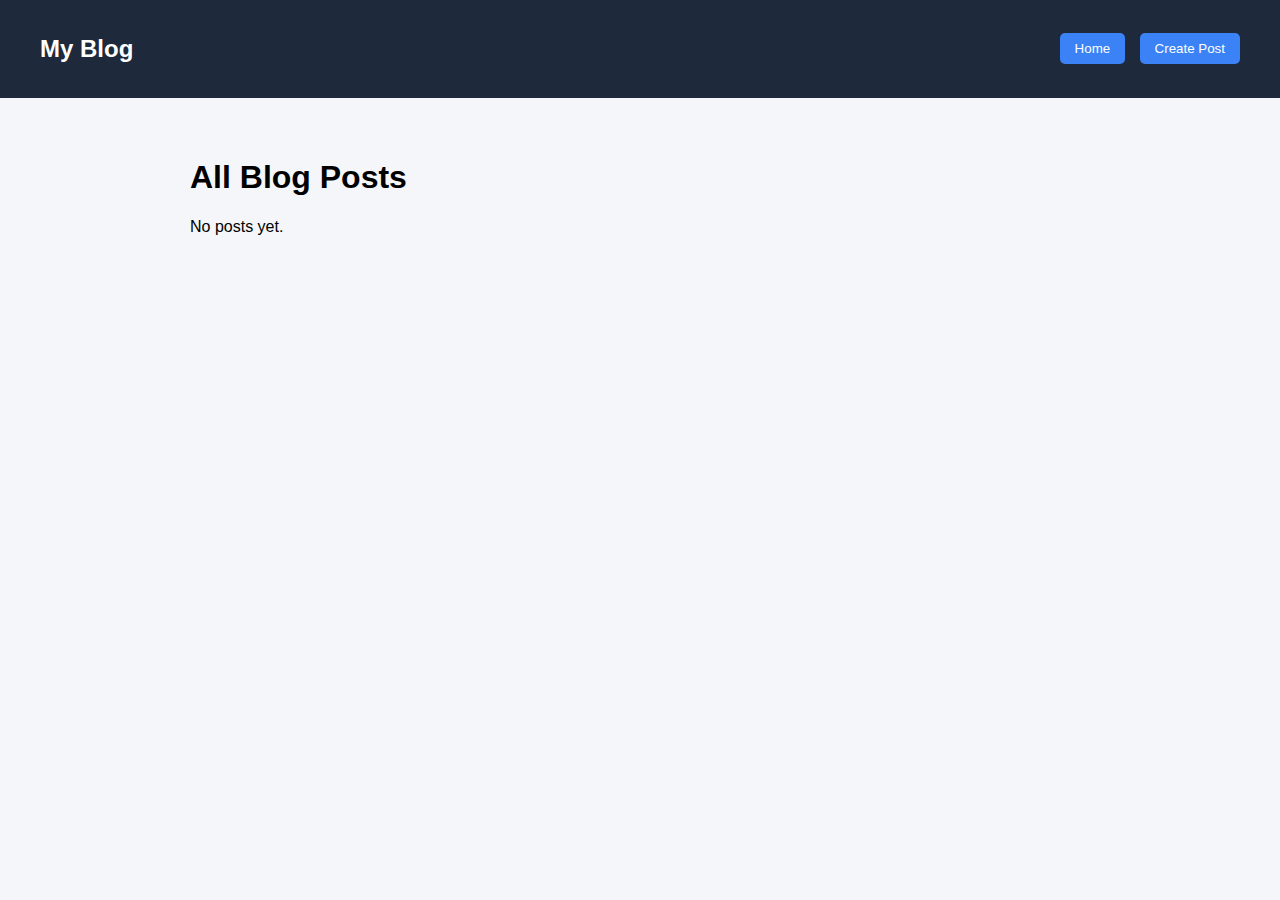
<file: Blog Website/index.html>
<!DOCTYPE html>
<html>
<head>
  <meta charset="UTF-8">
  <title>Blog Website</title>
  <link rel="stylesheet" href="style.css">
</head>
<body>

  <nav>
    <h2>My Blog</h2>
    <div>
      <button onclick="navigate('home')">Home</button>
      <button onclick="navigate('create')">Create Post</button>
    </div>
  </nav>

  <main id="app"></main>

  <script src="script.js"></script>
</body>
</html>
</file>
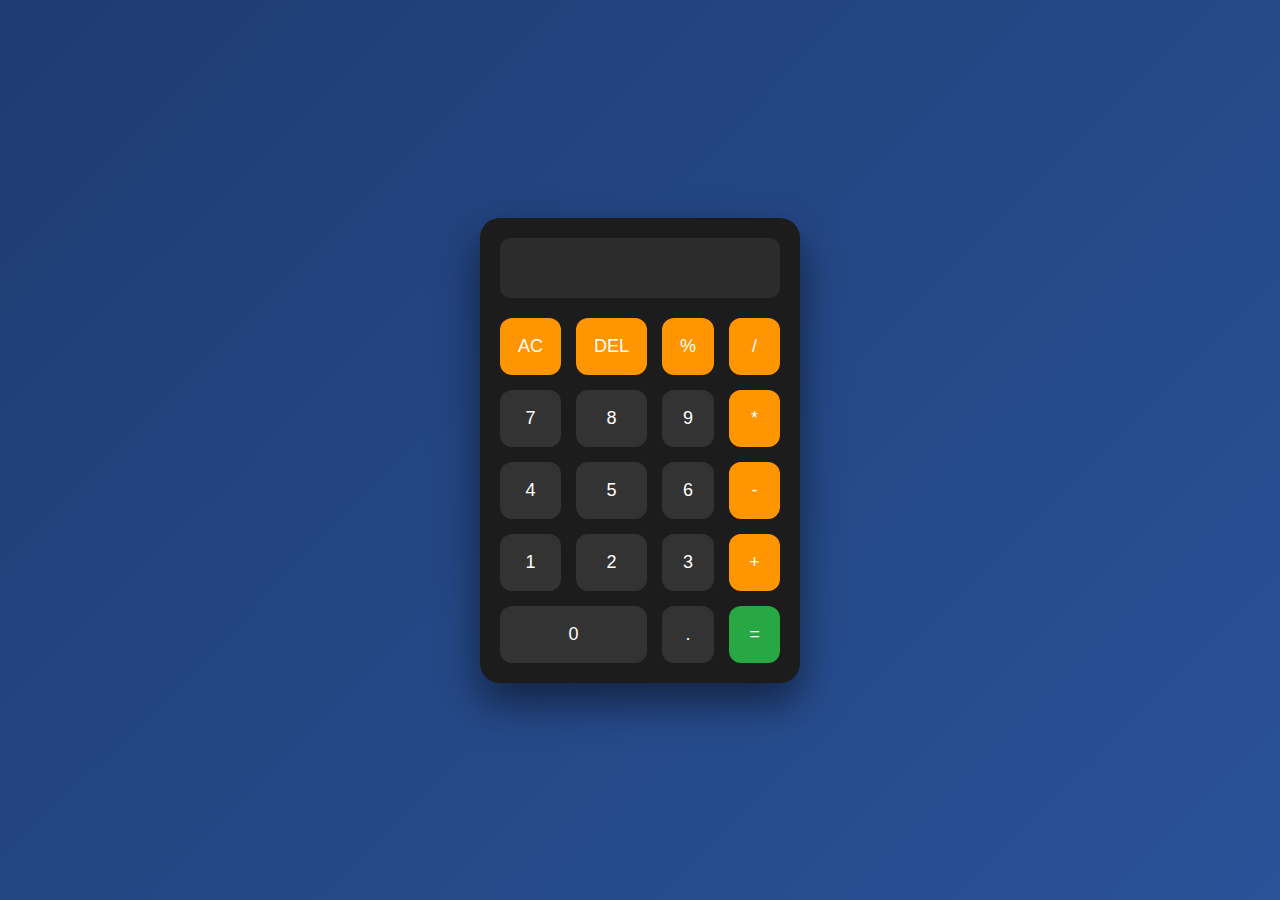
<file: Calculator/index.html>
<!DOCTYPE html>
<html lang="en">
<head>
    <meta charset="UTF-8">
    <title>Advanced Calculator</title>
    <link rel="stylesheet" href="style.css">
</head>
<body>

<div class="calculator">
    <div class="display">
        <input type="text" id="display" readonly>
    </div>

    <div class="buttons">
        <button class="btn operator " id="ac">AC</button>
        <button class="btn operator del" id="del">DEL</button>
        <button class="btn operator">%</button>
        <button class="btn operator">/</button>

        <button class="btn">7</button>
        <button class="btn">8</button>
        <button class="btn">9</button>
        <button class="btn operator">*</button>

        <button class="btn">4</button>
        <button class="btn">5</button>
        <button class="btn">6</button>
        <button class="btn operator">-</button>

        <button class="btn">1</button>
        <button class="btn">2</button>
        <button class="btn">3</button>
        <button class="btn operator">+</button>

        <button class="btn zero">0</button>
        <button class="btn">.</button>
        <button class="btn equal">=</button>
    </div>
</div>
<script src="script.js"></script>
</body>
</html>
</file>
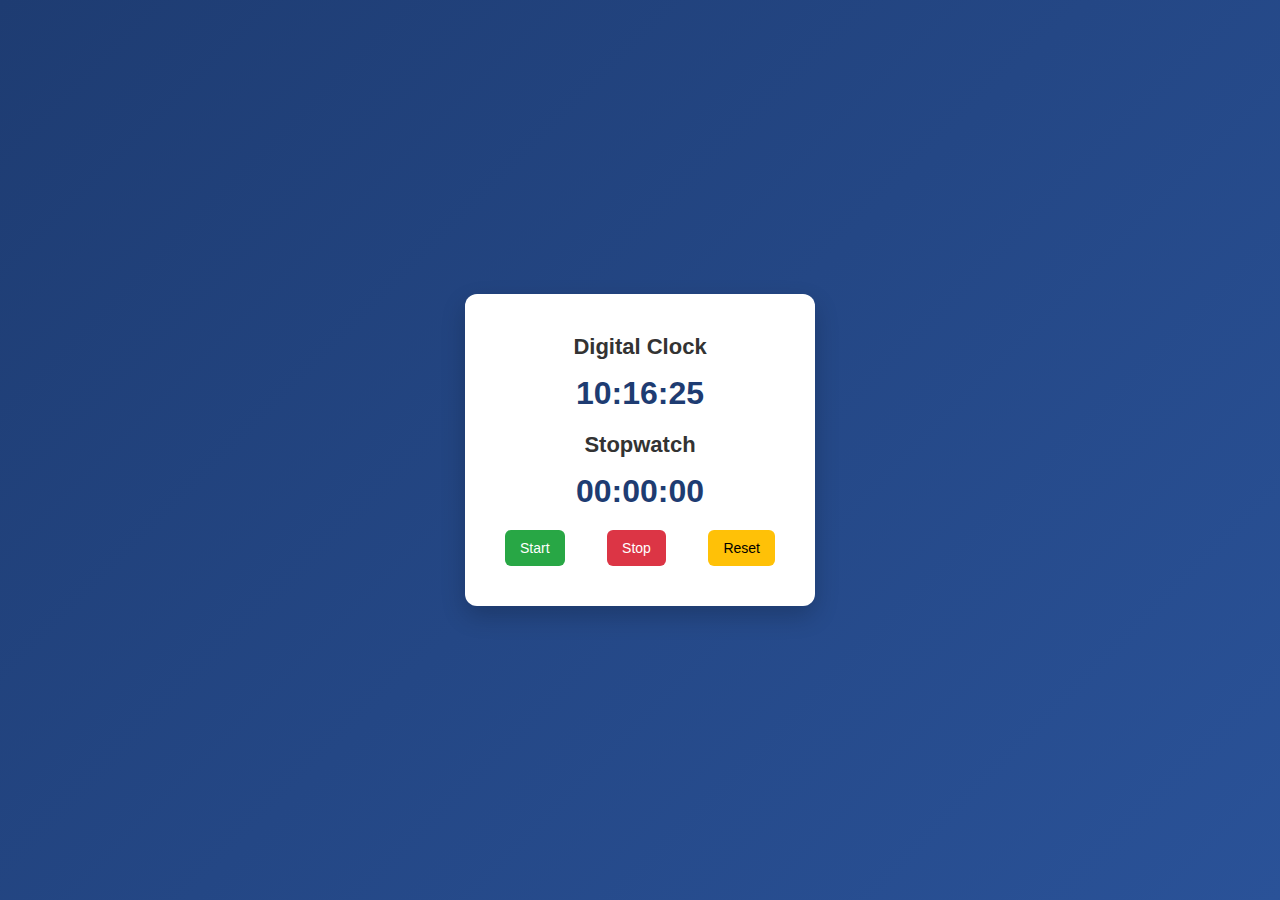
<file: Digital Clock+ StopWatch/index.html>
<!DOCTYPE html>
<html lang="en">
<head>
    <meta charset="UTF-8">
    <title>Digital Clock + Stopwatch</title>
    <link rel="stylesheet" href="styles.css">
</head>
<body>

    <div class="container">
        
        <h1>Digital Clock</h1>
        <div id="clock">00:00:00</div>

        <h1>Stopwatch</h1>
        <div id="stopwatch">00:00:00</div>

        <div class="buttons">
            <button id="startBtn">Start</button>
            <button id="stopBtn">Stop</button>
            <button id="resetBtn">Reset</button>
        </div>

    </div>

    <script src="script.js"></script>
</body>
</html>
</file>
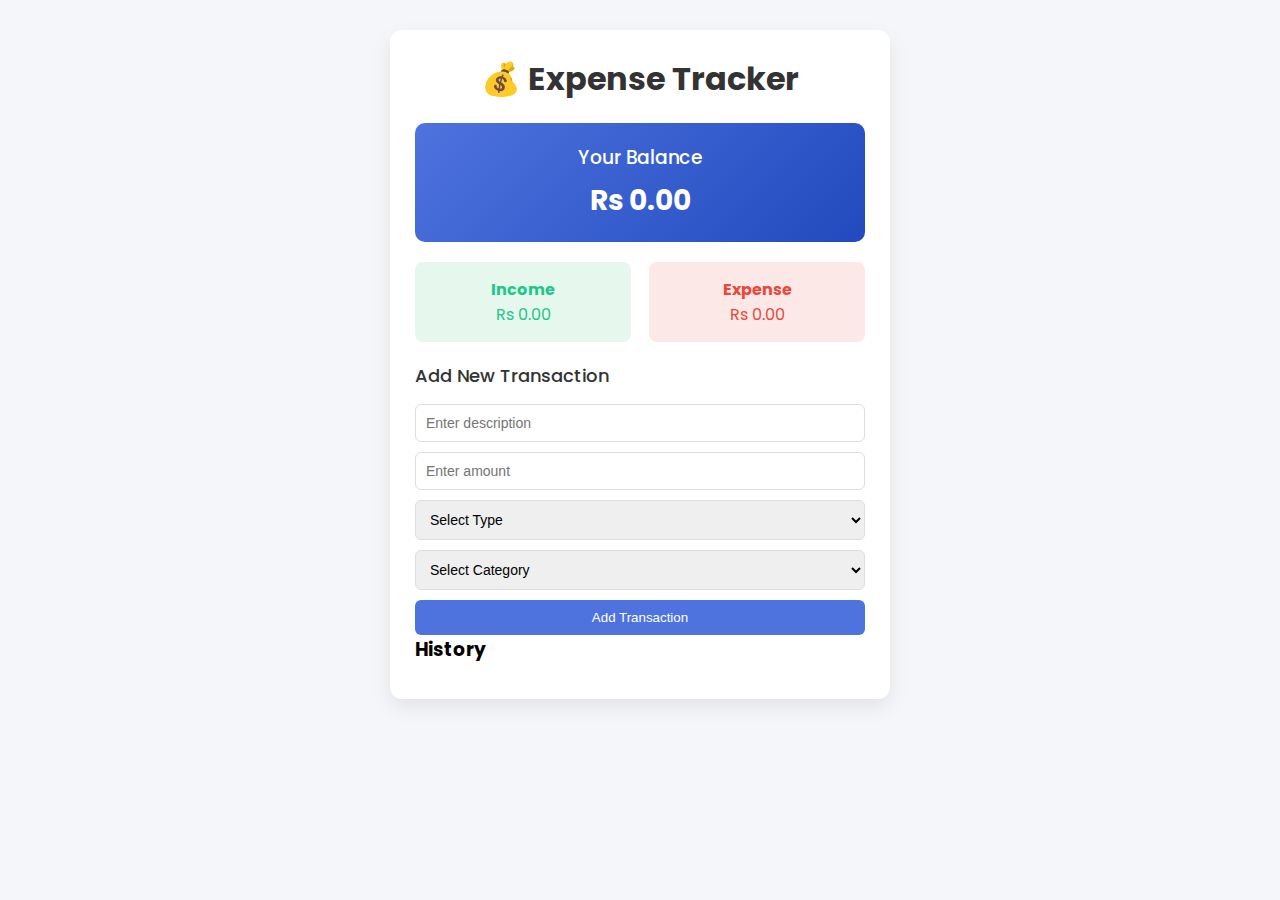
<file: Finance Calculator/index.html>
<!DOCTYPE html>
<html lang="en">
<head>
    <meta charset="UTF-8">
    <title>Expense Tracker</title>
    <meta name="viewport" content="width=device-width, initial-scale=1.0">
    <link rel="stylesheet" href="styles.css">
    <link href="https://fonts.googleapis.com/css2?family=Poppins:wght@400;500;600;700&display=swap" rel="stylesheet">
</head>
<body>

<div class="container">

    <h1>💰 Expense Tracker</h1>

    <!-- Balance Section -->
    <div class="balance-card">
        <h3>Your Balance</h3>
        <h2 id="balance">Rs 0.00</h2>
    </div>

    <!-- Income & Expense -->
    <div class="summary">
        <div class="income">
            <h4>Income</h4>
            <p id="income">Rs 0.00</p>
        </div>
        <div class="expense">
            <h4>Expense</h4>
            <p id="expense">Rs 0.00</p>
        </div>
    </div>

  <form id="transaction-form">
     <p class="form-title">Add New Transaction</p>
    <!-- Description -->
    <input type="text" id="text" placeholder="Enter description" required>

    <!-- Amount -->
    <input type="number" id="amount" placeholder="Enter amount" required>

    <!-- Type Selection -->
    <select id="type" required>
        <option value="">Select Type</option>
        <option value="income">Income</option>
        <option value="expense">Expenditure</option>
    </select>

    <!-- Category Selection -->
    <select id="category" required>
        <option value="">Select Category</option>

        <!-- Income Categories -->
        <option value="Salary">Salary</option>
        <option value="Business">Business</option>
        <option value="Freelance">Freelance</option>

        <!-- Expense Categories -->
        <option value="Food">Food</option>
        <option value="Transport">Transport</option>
        <option value="Shopping">Shopping</option>
        <option value="Bills">Bills</option>
        <option value="Other">Other</option>
    </select>

    <button type="submit">Add Transaction</button>

</form>
    <!-- Transaction List -->
    <div class="transaction-section">
        <h3>History</h3>
        <ul id="transaction-list">
            <!-- Transactions will appear here -->
        </ul>
    </div>

</div>

<script src="script.js"></script>
</body>
</html>
</file>
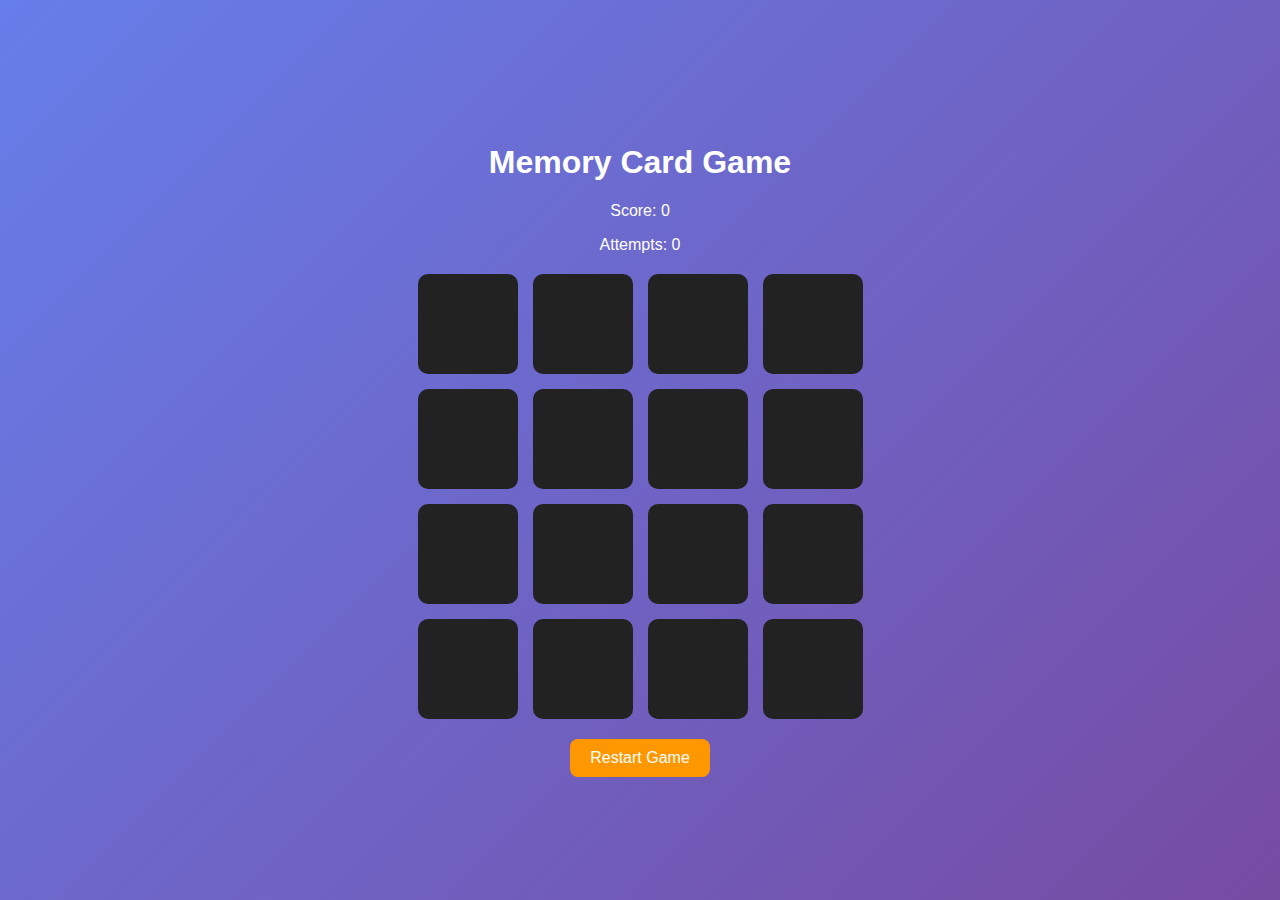
<file: Memory Card Game/index.html>
<!DOCTYPE html>
<html lang="en">
<head>
  <meta charset="UTF-8">
  <title>Memory Card Game</title>
  <link rel="stylesheet" href="style.css">
</head>
<body>

  <div class="container">
    <h1>Memory Card Game</h1>

    <div class="score-board">
      <p>Score: <span id="score">0</span></p>
      <p>Attempts: <span id="attempts">0</span></p>
    </div>

    <div class="game-board" id="gameBoard"></div>

    <button onclick="restartGame()">Restart Game</button>
  </div>

  <script src="script.js"></script>
</body>
</html>
</file>
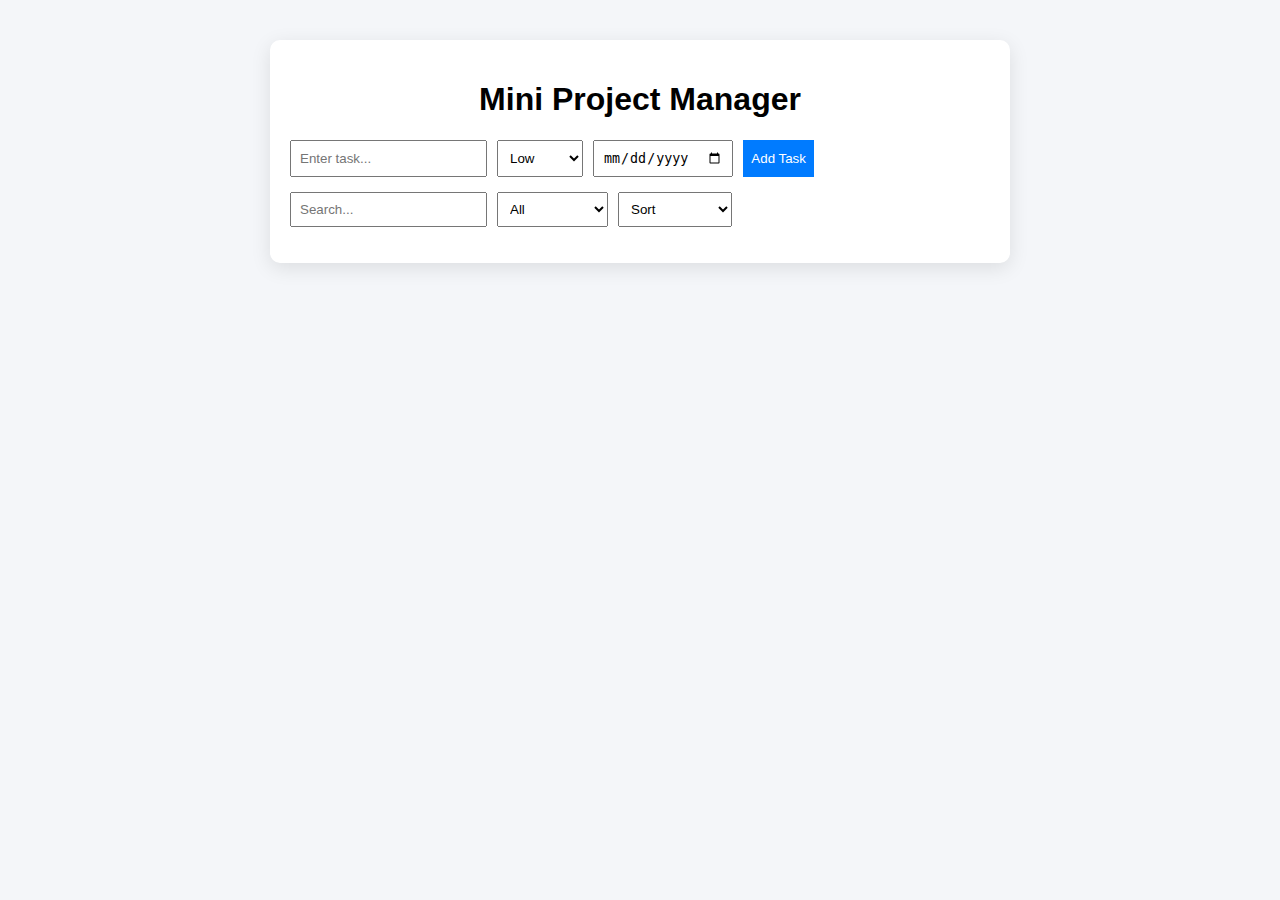
<file: Mini Project Manager/index.html>
<!DOCTYPE html>
<html>
<head>
  <title>Mini Project Management Tool</title>
  <link rel="stylesheet" href="style.css">
</head>
<body>

  <div class="container">
    <h1>Mini Project Manager</h1>

    <div class="controls">
      <input type="text" id="taskInput" placeholder="Enter task...">
      <select id="priority">
        <option value="Low">Low</option>
        <option value="Medium">Medium</option>
        <option value="High">High</option>
      </select>
      <input type="date" id="dueDate">
      <button onclick="addTask()">Add Task</button>
    </div>

    <div class="filters">
      <input type="text" id="search" placeholder="Search..." onkeyup="renderTasks()">

      <select id="filter" onchange="renderTasks()">
        <option value="All">All</option>
        <option value="Completed">Completed</option>
        <option value="Pending">Pending</option>
        <option value="High">High Priority</option>
      </select>

      <select id="sort" onchange="renderTasks()">
        <option value="None">Sort</option>
        <option value="Date">By Due Date</option>
        <option value="Priority">By Priority</option>
      </select>
    </div>

    <ul id="taskList"></ul>
  </div>

<script src="script.js"></script>
</body>
</html>
</file>
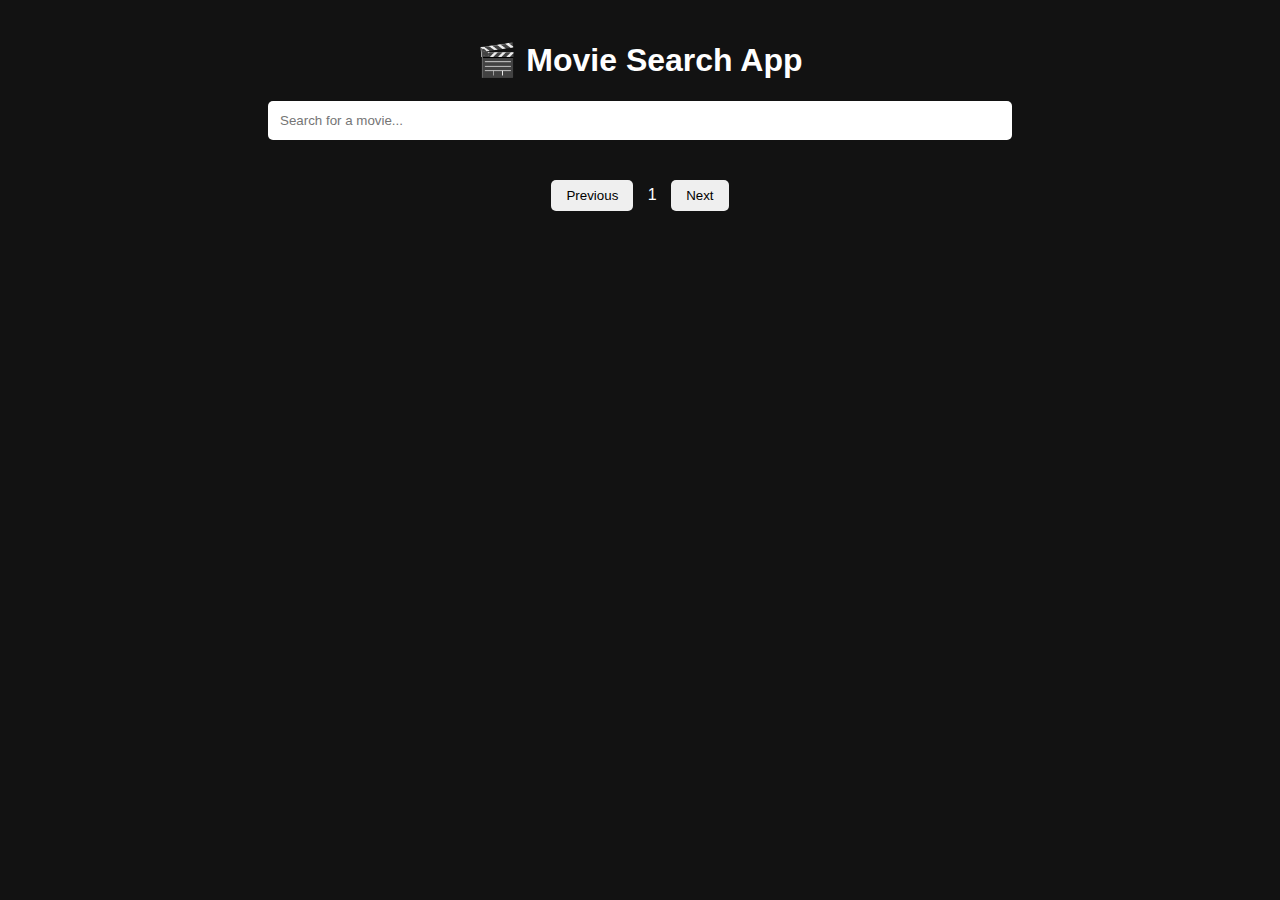
<file: Movie Search App/index.html>
<!DOCTYPE html>
<html>
<head>
  <meta charset="UTF-8">
  <title>Movie Search App</title>
  <link rel="stylesheet" href="style.css">
</head>
<body>

  <div class="container">
    <h1>🎬 Movie Search App</h1>

    <input type="text" id="searchInput" placeholder="Search for a movie...">

    <div id="movies" class="movies-grid"></div>

    <div class="pagination">
      <button id="prevBtn">Previous</button>
      <span id="pageNumber">1</span>
      <button id="nextBtn">Next</button>
    </div>
  </div>

  <script src="script.js"></script>
</body>
</html>
</file>
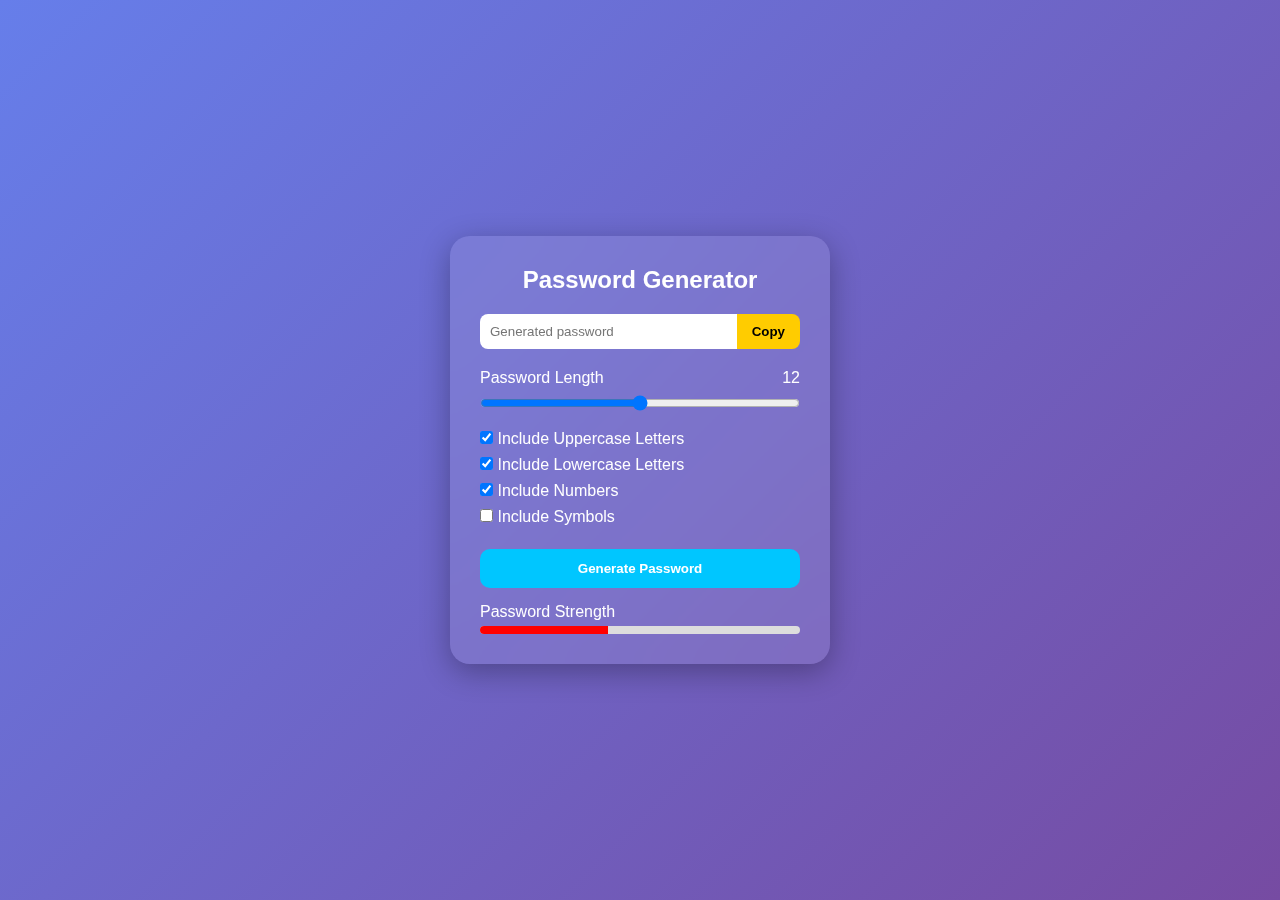
<file: Password Generator Project/index.html>
<!DOCTYPE html>
<html lang="en">
<head>
<meta charset="UTF-8">
<meta name="viewport" content="width=device-width, initial-scale=1.0">
<title>Password Generator UI</title>

<link rel="stylesheet" href="style.css">




</head>
<body>

<div class="container">
  <h2>Password Generator</h2>

  <div class="password-box">
    <input type="text" placeholder="Generated password" readonly id="passwordinput">
    <button id="copy">Copy</button>
  </div>

  <div class="option">
    <label>
      Password Length
      <span id="length">12</span>
    </label>
    <input type="range" min="4" max="20" value="12" id="lengthslider">
  </div>

  <div class="checkboxes">
    <label><input type="checkbox" checked id="uppercase-btn"> Include Uppercase Letters</label>
    <label><input type="checkbox" checked id="lowercase-btn"> Include Lowercase Letters</label>
    <label><input type="checkbox" checked id="numbers-btn"> Include Numbers</label>
    <label><input type="checkbox" id="symbols-btn"> Include Symbols</label>
  </div>

  <button class="generate-btn">Generate Password</button>

  <div class="strength">
    <span>Password Strength</span>
    <div class="strength-bar">
      <div class="strength-fill"></div>
    </div>
  </div>

</div>
<script src="script.js"></script>
</body>
</html>
</file>
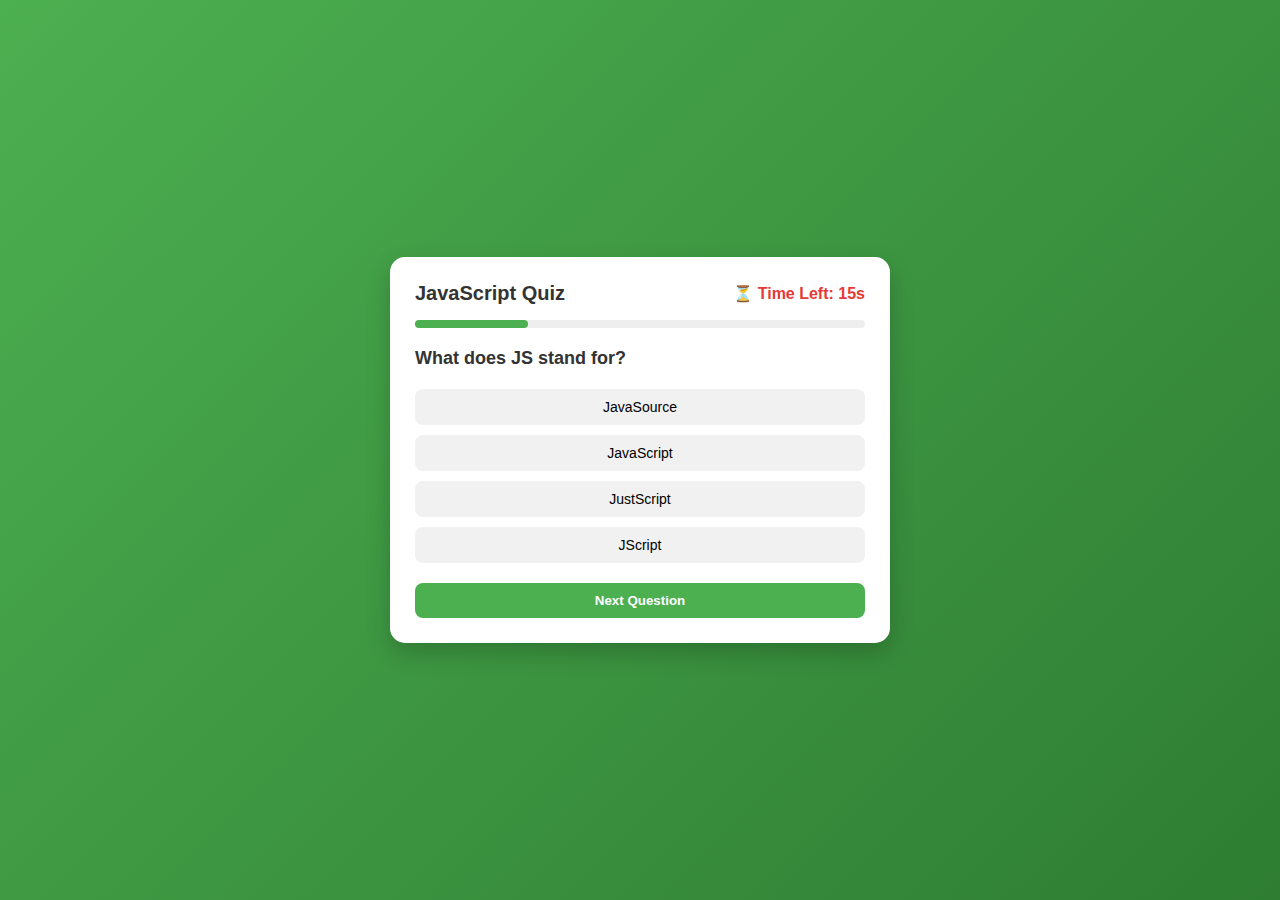
<file: Quiz App/index.html>
<!DOCTYPE html>
<html lang="en">
<head>
    <meta charset="UTF-8">
    <title>Quiz App</title>
    <link rel="stylesheet" href="styles.css">
</head>
<body>

<div class="quiz-container">
    
    <!-- Header -->
    <div class="quiz-header">
        <h2 class="quiz-title">JavaScript Quiz</h2>
        <div class="timer">
            ⏳ Time Left: <span id="time">15</span>s
        </div>
    </div>

    <!-- Progress Bar -->
    <div class="progress-container">
        <div class="progress-bar" id="progress-bar"></div>
    </div>

    <!-- Question -->
    <div class="question-box">
        <h3 id="question">Question text will appear here</h3>
    </div>

    <!-- Options -->
    <div class="options">
        <button class="option-btn">Option 1</button>
        <button class="option-btn">Option 2</button>
        <button class="option-btn">Option 3</button>
        <button class="option-btn">Option 4</button>
    </div>

    <!-- Next Button -->
    <button class="next-btn">Next Question</button>

    <!-- Result Section (Hidden Initially) -->
    <div class="result-box" id="result-box">
        <h2>Your Score: <span id="score">0</span></h2>
        <button class="restart-btn">Restart Quiz</button>
    </div>

</div>
<script src="script.js"></script>
</body>
</html>
</file>
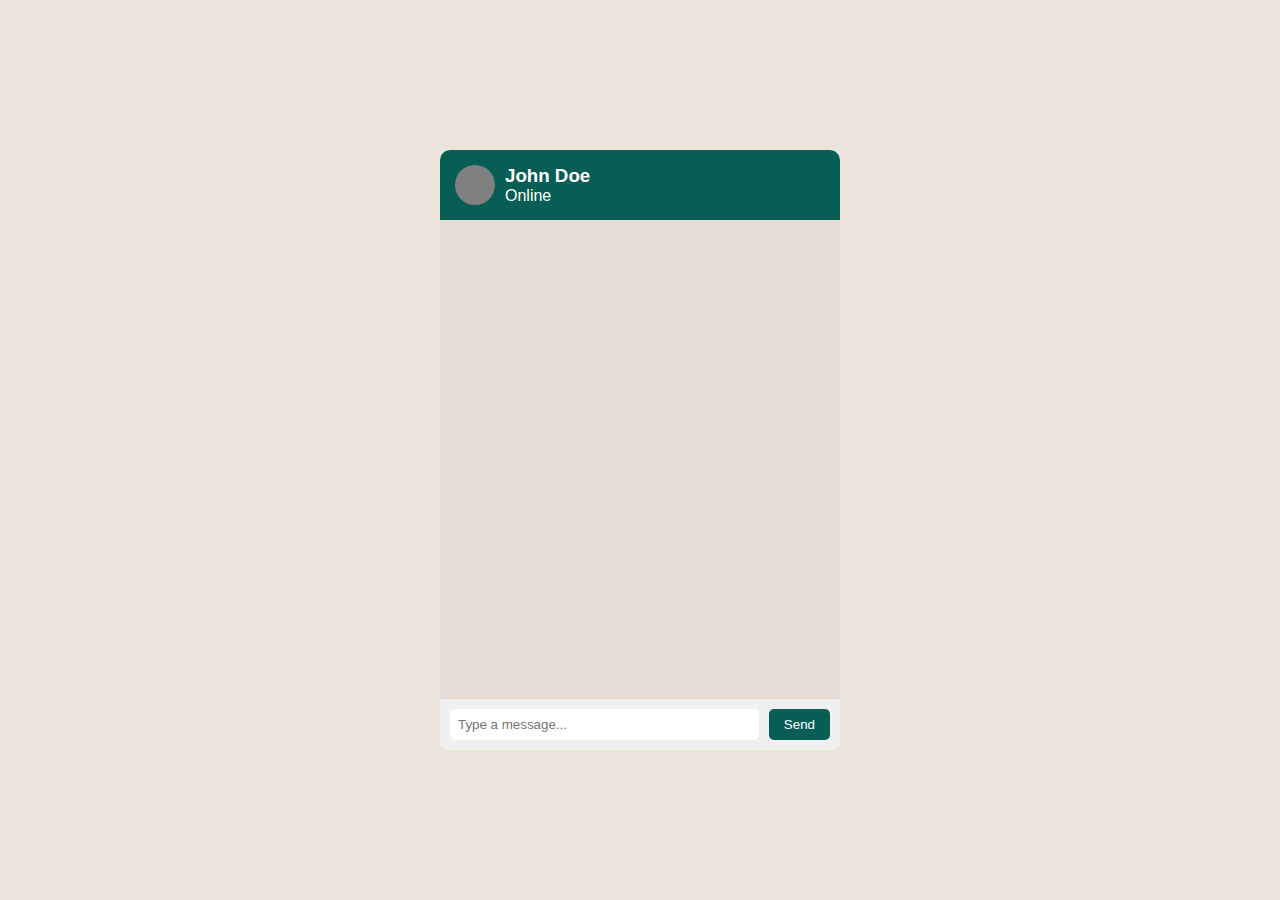
<file: Real-Time Chart UI/index.html>
<!DOCTYPE html>
<html>
<head>
    <title>Real-Time Chat UI</title>
    <link rel="stylesheet" href="style.css">
</head>
<body>

<div class="chat-container">
    
    <div class="chat-header">
        <div class="avatar"></div>
        <div class="user-info">
            <h3>John Doe</h3>
            <p>Online</p>
        </div>
    </div>

    <div class="chat-messages" id="chatMessages"></div>

    <div class="chat-input">
        <input type="text" id="messageInput" placeholder="Type a message...">
        <button onclick="sendMessage()">Send</button>
    </div>

</div>

<script src="script.js"></script>
</body>
</html>
</file>
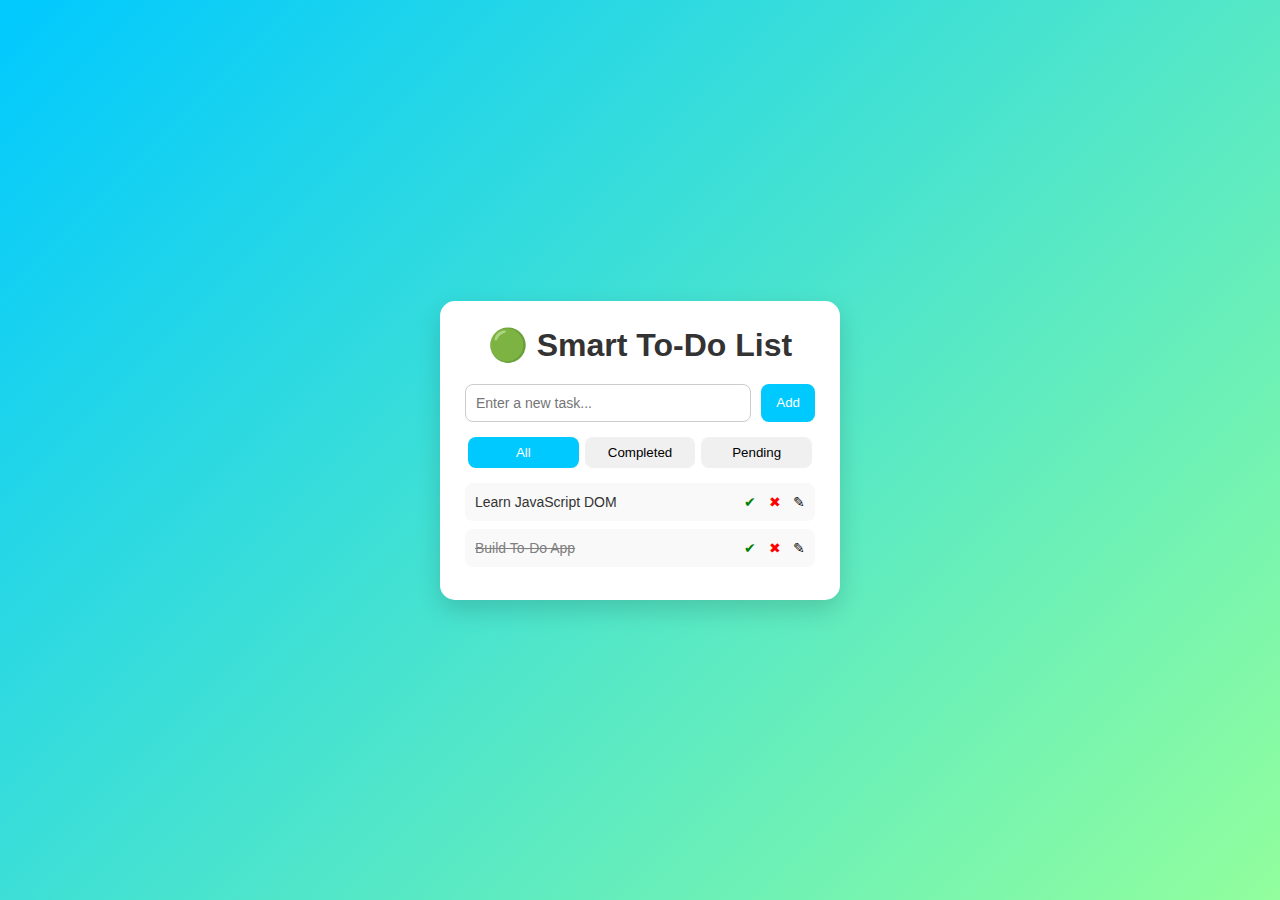
<file: Smart-To-Do-List/index.html>
<!DOCTYPE html>
<html lang="en">
<head>
    <meta charset="UTF-8">
    <title>Smart To-Do List</title>
    <meta name="viewport" content="width=device-width, initial-scale=1.0">
    <link rel="stylesheet" href="styles.css">
</head>
<body>

    <div class="container">
        <h1>🟢 Smart To-Do List</h1>

        <!-- Input Section -->
        <div class="input-section">
            <input type="text" id="taskInput" placeholder="Enter a new task...">
            <button id="addBtn">Add</button>
        </div>

        <!-- Filter Section -->
        <div class="filters">
            <button class="filter-btn active">All</button>
            <button class="filter-btn complete">Completed</button>
            <button class="filter-btn pending">Pending</button>
        </div>

        <!-- Task List -->
        <ul id="taskList">
            <!-- Example Task -->
            <li class="task">
                <span class="task-text">Learn JavaScript DOM</span>
                <div class="task-actions">
                    <button class="complete-btn">✔</button>
                    <button class="delete-btn">✖</button>
                    <button class="edit-btn">✎</button>
                </div>
            </li>

            <li class="task completed">
                <span class="task-text">Build To-Do App</span>
                <div class="task-actions">
                    <button class="complete-btn">✔</button>
                    <button class="delete-btn">✖</button>
                    <button class="edit-btn">✎</button>
                </div>
            </li>
        </ul>
    </div>
    <script src="script.js"></script>

</body>
</html>
</file>
<file: Blog Website/style.css>
body {
  font-family: Arial, sans-serif;
  margin: 0;
  background: #f4f6f9;
}

nav {
  display: flex;
  justify-content: space-between;
  align-items: center;
  background: #1e293b;
  color: white;
  padding: 15px 40px;
}

nav button {
  padding: 8px 15px;
  margin-left: 10px;
  border: none;
  background: #3b82f6;
  color: white;
  border-radius: 5px;
  cursor: pointer;
}

nav button:hover {
  background: #2563eb;
}

main {
  padding: 40px;
  max-width: 900px;
  margin: auto;
}

.card {
  background: white;
  padding: 20px;
  margin-bottom: 20px;
  border-radius: 8px;
  box-shadow: 0 5px 15px rgba(0,0,0,0.1);
}

.card h3 {
  margin-top: 0;
}

.card button {
  margin-right: 10px;
  padding: 6px 12px;
  border: none;
  border-radius: 5px;
  cursor: pointer;
}

.btn-view { background: #10b981; color: white; }
.btn-edit { background: #f59e0b; color: white; }
.btn-delete { background: #ef4444; color: white; }

form {
  display: flex;
  flex-direction: column;
}

form input, form textarea {
  margin-bottom: 15px;
  padding: 10px;
  font-size: 16px;
}

form button {
  width: 150px;
  padding: 10px;
  background: #3b82f6;
  color: white;
  border: none;
  border-radius: 6px;
}
</file>
<file: Calculator/style.css>
* {
    margin: 0;
    padding: 0;
    box-sizing: border-box;
}

body {
    height: 100vh;
    display: flex;
    justify-content: center;
    align-items: center;
    background: linear-gradient(135deg, #1e3c72, #2a5298);
    font-family: 'Segoe UI', sans-serif;
}

.calculator {
    background: #1c1c1c;
    padding: 20px;
    border-radius: 20px;
    box-shadow: 0 20px 40px rgba(0,0,0,0.5);
    width: 320px;
}

.display {
    margin-bottom: 20px;
}

#display {
    width: 100%;
    height: 60px;
    font-size: 26px;
    text-align: right;
    padding: 10px;
    border: none;
    border-radius: 10px;
    background: #2c2c2c;
    color: #fff;
    outline: none;
}

.buttons {
    display: grid;
    grid-template-columns: repeat(4, 1fr);
    gap: 15px;
}

.btn {
    padding: 18px;
    font-size: 18px;
    border: none;
    border-radius: 12px;
    cursor: pointer;
    background: #333;
    color: #fff;
    transition: 0.2s ease-in-out;
}

.btn:hover {
    background: #444;
    transform: scale(1.05);
}

.operator {
    background: #ff9500;
    color: white;
}

.operator:hover {
    background: #e08900;
}

.equal {
    background: #28a745;
    color: white;
}

.equal:hover {
    background: #218838;
}

.zero {
    grid-column: span 2;
}
</file>
<file: Digital Clock+ StopWatch/styles.css>
* {
    margin: 0;
    padding: 0;
    box-sizing: border-box;
}

body {
    font-family: Arial, sans-serif;
    background: linear-gradient(135deg, #1e3c72, #2a5298);
    height: 100vh;
    display: flex;
    justify-content: center;
    align-items: center;
}

.container {
    background: #ffffff;
    padding: 40px;
    border-radius: 12px;
    text-align: center;
    width: 350px;
    box-shadow: 0 10px 25px rgba(0, 0, 0, 0.2);
}

h1 {
    margin-bottom: 15px;
    font-size: 22px;
    color: #333;
}

#clock,
#stopwatch {
    font-size: 32px;
    font-weight: bold;
    margin-bottom: 20px;
    color: #1e3c72;
}

.buttons {
    display: flex;
    justify-content: space-between;
}

button {
    padding: 10px 15px;
    border: none;
    border-radius: 6px;
    cursor: pointer;
    font-size: 14px;
    transition: 0.3s;
}

#startBtn {
    background: #28a745;
    color: white;
}

#stopBtn {
    background: #dc3545;
    color: white;
}

#resetBtn {
    background: #ffc107;
    color: black;
}

button:hover {
    opacity: 0.8;
}
</file>
<file: Finance Calculator/styles.css>
* {
    margin: 0;
    padding: 0;
    box-sizing: border-box;
}

body {
    font-family: 'Poppins', sans-serif;
    background: #f4f6f9;
    display: flex;
    justify-content: center;
    padding: 30px;
}

.container {
    width: 100%;
    max-width: 500px;
    background: #fff;
    padding: 25px;
    border-radius: 12px;
    box-shadow: 0 8px 20px rgba(0,0,0,0.08);
}

h1 {
    text-align: center;
    margin-bottom: 20px;
    color: #333;
}

.balance-card {
    background: linear-gradient(135deg, #4e73df, #224abe);
    color: #fff;
    padding: 20px;
    border-radius: 10px;
    text-align: center;
    margin-bottom: 20px;
}

.balance-card h3 {
    font-weight: 500;
    margin-bottom: 8px;
}

.balance-card h2 {
    font-size: 28px;
}

.summary {
    display: flex;
    justify-content: space-between;
    margin-bottom: 20px;
}

.summary div {
    width: 48%;
    padding: 15px;
    border-radius: 8px;
    text-align: center;
}

.income {
    background: #e6f7ee;
    color: #1cc88a;
}

.expense {
    background: #fde8e8;
    color: #e74a3b;
}

.form-section {
    margin-bottom: 20px;
}
.form-title {
    font-size: 18px;
    font-weight: 500;
    color: #333;
    margin-bottom: 15px;
}
.form-section h3 {
    margin-bottom: 10px;
}

form input,
form select {
    width: 100%;
    padding: 10px;
    margin-bottom: 10px;
    border-radius: 6px;
    border: 1px solid #ddd;
    font-size: 14px;
}

form input:focus,
form select:focus {
    outline: none;
    border-color: #4e73df;
}

form button {
    width: 100%;
    padding: 10px;
    background: #4e73df;
    color: #fff;
    border: none;
    border-radius: 6px;
    cursor: pointer;
    font-weight: 500;
    transition: 0.3s;
}

form button:hover {
    background: #2e59d9;
}

.transaction-section h3 {
    margin-bottom: 10px;
}

#transaction-list {
    list-style: none;
}

#transaction-list li {
    background: #f8f9fc;
    padding: 10px;
    border-radius: 6px;
    margin-bottom: 8px;
    display: flex;
    justify-content: space-between;
    align-items: center;
    border-left: 5px solid;
}

#transaction-list li.income-item {
    border-color: #1cc88a;
}

#transaction-list li.expense-item {
    border-color: #e74a3b;
}

.delete-btn {
    background: transparent;
    border: none;
    color: #999;
    cursor: pointer;
    font-size: 14px;
}

.delete-btn:hover {
    color: #e74a3b;
}
/* Transaction Item Layout */
#transaction-list li {
    display: flex;
    justify-content: space-between;
    align-items: center;
}

/* Left Section */
.left {
    display: flex;
    flex-direction: column;
}

.left strong {
    font-size: 15px;
    color: #333;
}

.left small {
    font-size: 12px;
    color: #888;
    margin-top: 3px;
}

/* Right Section */
.right {
    display: flex;
    align-items: center;
    gap: 10px;
}

/* Amount Styling */
.amount {
    font-weight: 600;
    font-size: 14px;
}

/* Income & Expense Colors */
.income-item .amount {
    color: #1cc88a;
}

.expense-item .amount {
    color: #e74a3b;
}
</file>
<file: Memory Card Game/style.css>
body {
  font-family: Arial, sans-serif;
  background: linear-gradient(135deg, #667eea, #764ba2);
  display: flex;
  justify-content: center;
  align-items: center;
  height: 100vh;
  margin: 0;
  color: white;
}

.container {
  text-align: center;
}

.game-board {
  display: grid;
  grid-template-columns: repeat(4, 100px);
  gap: 15px;
  margin: 20px 0;
}

.card {
  width: 100px;
  height: 100px;
  perspective: 1000px;
  cursor: pointer;
}

.card-inner {
  width: 100%;
  height: 100%;
  position: relative;
  transition: transform 0.5s;
  transform-style: preserve-3d;
}

.card.flip .card-inner {
  transform: rotateY(180deg);
}

.card-front,
.card-back {
  position: absolute;
  width: 100%;
  height: 100%;
  border-radius: 10px;
  display: flex;
  justify-content: center;
  align-items: center;
  font-size: 2rem;
  backface-visibility: hidden;
}

.card-front {
  background: #ffffff;
  color: black;
  transform: rotateY(180deg);
}

.card-back {
  background: #222;
}

button {
  padding: 10px 20px;
  border: none;
  border-radius: 8px;
  background: #ff9800;
  color: white;
  cursor: pointer;
  font-size: 16px;
}

button:hover {
  background: #e68900;
}
</file>
<file: Mini Project Manager/style.css>
body {
  font-family: Arial;
  background: #f4f6f9;
}

.container {
  width: 700px;
  margin: auto;
  margin-top: 40px;
  background: white;
  padding: 20px;
  border-radius: 10px;
  box-shadow: 0 5px 20px rgba(0,0,0,0.1);
}

h1 {
  text-align: center;
}

.controls, .filters {
  display: flex;
  gap: 10px;
  margin-bottom: 15px;
}

input, select, button {
  padding: 8px;
}

button {
  background: #007bff;
  color: white;
  border: none;
  cursor: pointer;
}

button:hover {
  background: #0056b3;
}

li {
  list-style: none;
  background: #f9f9f9;
  padding: 10px;
  margin-bottom: 8px;
  border-left: 5px solid gray;
  display: flex;
  justify-content: space-between;
}

.high { border-color: red; }
.medium { border-color: orange; }
.low { border-color: green; }

.completed {
  text-decoration: line-through;
  opacity: 0.6;
}

.overdue {
  background: #ffe5e5;
}
</file>
<file: Movie Search App/style.css>
body {
  margin: 0;
  font-family: Arial, sans-serif;
  background: #121212;
  color: white;
}

.container {
  max-width: 1200px;
  margin: auto;
  padding: 20px;
  text-align: center;
}

input {
  padding: 12px;
  width: 60%;
  border-radius: 5px;
  border: none;
  margin-bottom: 20px;
}

.movies-grid {
  display: grid;
  grid-template-columns: repeat(auto-fill, minmax(200px, 1fr));
  gap: 20px;
}

.movie-card {
  background: #1f1f1f;
  padding: 10px;
  border-radius: 8px;
  transition: 0.3s;
}

.movie-card:hover {
  transform: scale(1.05);
}

.movie-card img {
  width: 100%;
  border-radius: 5px;
}

.rating {
  margin-top: 5px;
  font-weight: bold;
}

.green { color: #4caf50; }
.orange { color: #ff9800; }
.red { color: #f44336; }

.pagination {
  margin-top: 20px;
}

button {
  padding: 8px 15px;
  margin: 0 10px;
  border: none;
  border-radius: 5px;
  cursor: pointer;
}
</file>
<file: Password Generator Project/style.css>
* {
  margin: 0;
  padding: 0;
  box-sizing: border-box;
  font-family: 'Segoe UI', sans-serif;
}
body {
  height: 100vh;
  background: linear-gradient(135deg, #667eea, #764ba2);
  display: flex;
  justify-content: center;
  align-items: center;
}

.container {
  width: 380px;
  padding: 30px;
  border-radius: 20px;
  background: rgba(255, 255, 255, 0.1);
  backdrop-filter: blur(15px);
  box-shadow: 0 8px 30px rgba(0, 0, 0, 0.3);
  color: #fff;
}

.container h2 {
  text-align: center;
  margin-bottom: 20px;
  font-weight: 600;
}

.password-box {
  display: flex;
  margin-bottom: 20px;
}

.password-box input {
  flex: 1;
  padding: 10px;
  border-radius: 8px 0 0 8px;
  border: none;
  outline: none;
}

.password-box button {
  padding: 10px 15px;
  border: none;
  background: #ffcc00;
  border-radius: 0 8px 8px 0;
  cursor: pointer;
  font-weight: bold;
}

.password-box button:hover {
  background: #ffaa00;
}

.option {
  margin-bottom: 15px;
}

.option label {
  display: flex;
  justify-content: space-between;
  align-items: center;
}

input[type="range"] {
  width: 100%;
  margin-top: 8px;
}

.checkboxes {
  margin-top: 10px;
}

.checkboxes label {
  display: block;
  margin-bottom: 8px;
  cursor: pointer;
}

.generate-btn {
  width: 100%;
  padding: 12px;
  border: none;
  border-radius: 10px;
  background: #00c6ff;
  color: white;
  font-weight: bold;
  cursor: pointer;
  margin-top: 15px;
  transition: 0.3s;
}

.generate-btn:hover {
  background: #0072ff;
}

.strength {
  margin-top: 15px;
}

.strength-bar {
  height: 8px;
  border-radius: 5px;
  background: #ddd;
  margin-top: 5px;
  overflow: hidden;
}

.strength-fill {
  height: 100%;
  width: 40%;
  background: red;
}
</file>
<file: Quiz App/styles.css>
* {
    margin: 0;
    padding: 0;
    box-sizing: border-box;
}

body {
    font-family: 'Poppins', sans-serif;
    background: linear-gradient(135deg, #4CAF50, #2e7d32);
    display: flex;
    justify-content: center;
    align-items: center;
    height: 100vh;
}

/* Container */
.quiz-container {
    background: #fff;
    width: 100%;
    max-width: 500px;
    padding: 25px;
    border-radius: 15px;
    box-shadow: 0 10px 25px rgba(0,0,0,0.2);
}

/* Header */
.quiz-header {
    display: flex;
    justify-content: space-between;
    align-items: center;
    margin-bottom: 15px;
}

.quiz-title {
    font-size: 20px;
    color: #333;
}

.timer {
    font-weight: bold;
    color: #e53935;
}

/* Progress Bar */
.progress-container {
    width: 100%;
    height: 8px;
    background: #eee;
    border-radius: 10px;
    margin-bottom: 20px;
}

.progress-bar {
    height: 100%;
    width: 0%;
    background: #4CAF50;
    border-radius: 10px;
    transition: width 0.3s ease;
}

/* Question */
.question-box {
    margin-bottom: 20px;
}

.question-box h3 {
    font-size: 18px;
    color: #333;
}

/* Options */
.options {
    display: flex;
    flex-direction: column;
    gap: 10px;
    margin-bottom: 20px;
}

.option-btn {
    padding: 10px;
    border: none;
    border-radius: 8px;
    background: #f1f1f1;
    cursor: pointer;
    transition: 0.3s;
    font-size: 14px;
}

.option-btn:hover {
    background: #4CAF50;
    color: white;
}

/* Next Button */
.next-btn {
    width: 100%;
    padding: 10px;
    border: none;
    border-radius: 8px;
    background: #4CAF50;
    color: white;
    font-weight: bold;
    cursor: pointer;
    transition: 0.3s;
}

.next-btn:hover {
    background: #2e7d32;
}

/* Result Box */
.result-box {
    text-align: center;
    margin-top: 20px;
    display: none;
}

.restart-btn {
    margin-top: 10px;
    padding: 8px 15px;
    border: none;
    border-radius: 8px;
    background: #e53935;
    color: white;
    cursor: pointer;
}

.restart-btn:hover {
    background: #b71c1c;
}
</file>
<file: Real-Time Chart UI/style.css>
* {
    margin: 0;
    padding: 0;
    box-sizing: border-box;
    font-family: Arial, sans-serif;
}

body {
    background: #ece5dd;
    display: flex;
    justify-content: center;
    align-items: center;
    height: 100vh;
}

.chat-container {
    width: 400px;
    height: 600px;
    background: white;
    display: flex;
    flex-direction: column;
    border-radius: 10px;
    overflow: hidden;
}

.chat-header {
    background: #075e54;
    color: white;
    padding: 15px;
    display: flex;
    align-items: center;
}

.avatar {
    width: 40px;
    height: 40px;
    background: gray;
    border-radius: 50%;
    margin-right: 10px;
}

.chat-messages {
    flex: 1;
    padding: 15px;
    overflow-y: auto;
    background: #e5ddd5;
}

.message {
    max-width: 70%;
    padding: 10px;
    margin-bottom: 10px;
    border-radius: 8px;
    position: relative;
    font-size: 14px;
}

.sent {
    background: #dcf8c6;
    margin-left: auto;
}

.received {
    background: white;
}

.timestamp {
    font-size: 10px;
    color: gray;
    margin-top: 5px;
    text-align: right;
}

.status {
    font-size: 10px;
    text-align: right;
    color: gray;
}

.chat-input {
    display: flex;
    padding: 10px;
    background: #f0f0f0;
}

.chat-input input {
    flex: 1;
    padding: 8px;
    border: none;
    border-radius: 5px;
}

.chat-input button {
    margin-left: 10px;
    padding: 8px 15px;
    border: none;
    background: #075e54;
    color: white;
    border-radius: 5px;
    cursor: pointer;
}
</file>
<file: Smart-To-Do-List/styles.css>
* {
    margin: 0;
    padding: 0;
    box-sizing: border-box;
    font-family: Arial, sans-serif;
}

body {
    background: linear-gradient(135deg, #00c9ff, #92fe9d);
    min-height: 100vh;
    display: flex;
    justify-content: center;
    align-items: center;
}

.container {
    background: #ffffff;
    width: 400px;
    padding: 25px;
    border-radius: 15px;
    box-shadow: 0 10px 25px rgba(0,0,0,0.15);
}

h1 {
    text-align: center;
    margin-bottom: 20px;
    color: #333;
}

.input-section {
    display: flex;
    gap: 10px;
    margin-bottom: 15px;
}

.input-section input {
    flex: 1;
    padding: 10px;
    border-radius: 8px;
    border: 1px solid #ccc;
    outline: none;
    font-size: 14px;
}

.input-section input:focus {
    border-color: #00c9ff;
}

.input-section button {
    padding: 10px 15px;
    border: none;
    background: #00c9ff;
    color: white;
    border-radius: 8px;
    cursor: pointer;
    transition: 0.3s;
}

.input-section button:hover {
    background: #0099cc;
}

.filters {
    display: flex;
    justify-content: space-between;
    margin-bottom: 15px;
}

.filter-btn {
    flex: 1;
    padding: 8px;
    margin: 0 3px;
    border: none;
    border-radius: 8px;
    background: #f0f0f0;
    cursor: pointer;
    transition: 0.3s;
}

.filter-btn.active {
    background: #00c9ff;
    color: white;
}

.filter-btn:hover {
    background: #dcdcdc;
}

#taskList {
    list-style: none;
}

.task {
    display: flex;
    justify-content: space-between;
    align-items: center;
    background: #f9f9f9;
    padding: 10px;
    margin-bottom: 8px;
    border-radius: 8px;
    transition: 0.3s;
}

.task:hover {
    background: #eeeeee;
}

.task-text {
    font-size: 14px;
    color: #333;
}

.task.completed .task-text {
    text-decoration: line-through;
    color: gray;
}

.task-actions button {
    border: none;
    background: transparent;
    cursor: pointer;
    font-size: 14px;
    margin-left: 8px;
}

.complete-btn {
    color: green;
}

.delete-btn {
    color: red;
}

@media (max-width: 450px) {
    .container {
        width: 90%;
    }
}
</file>
